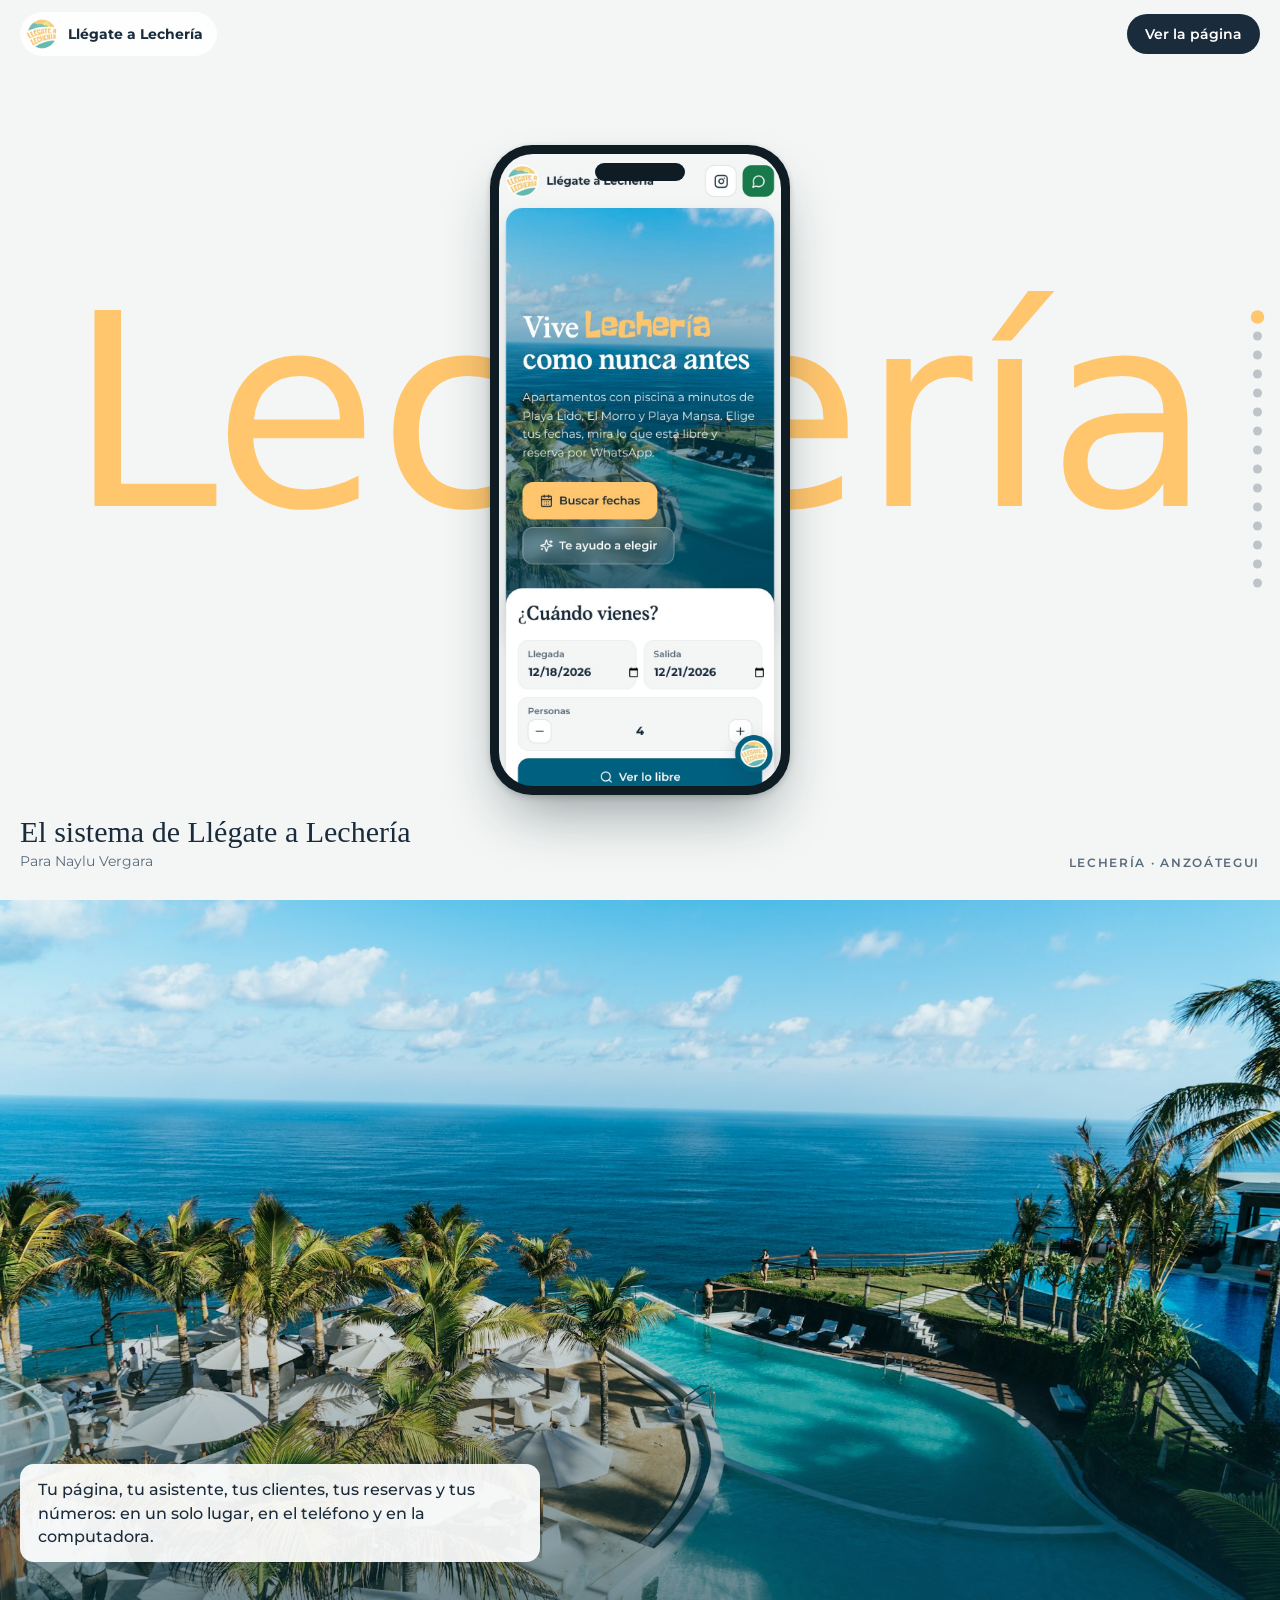
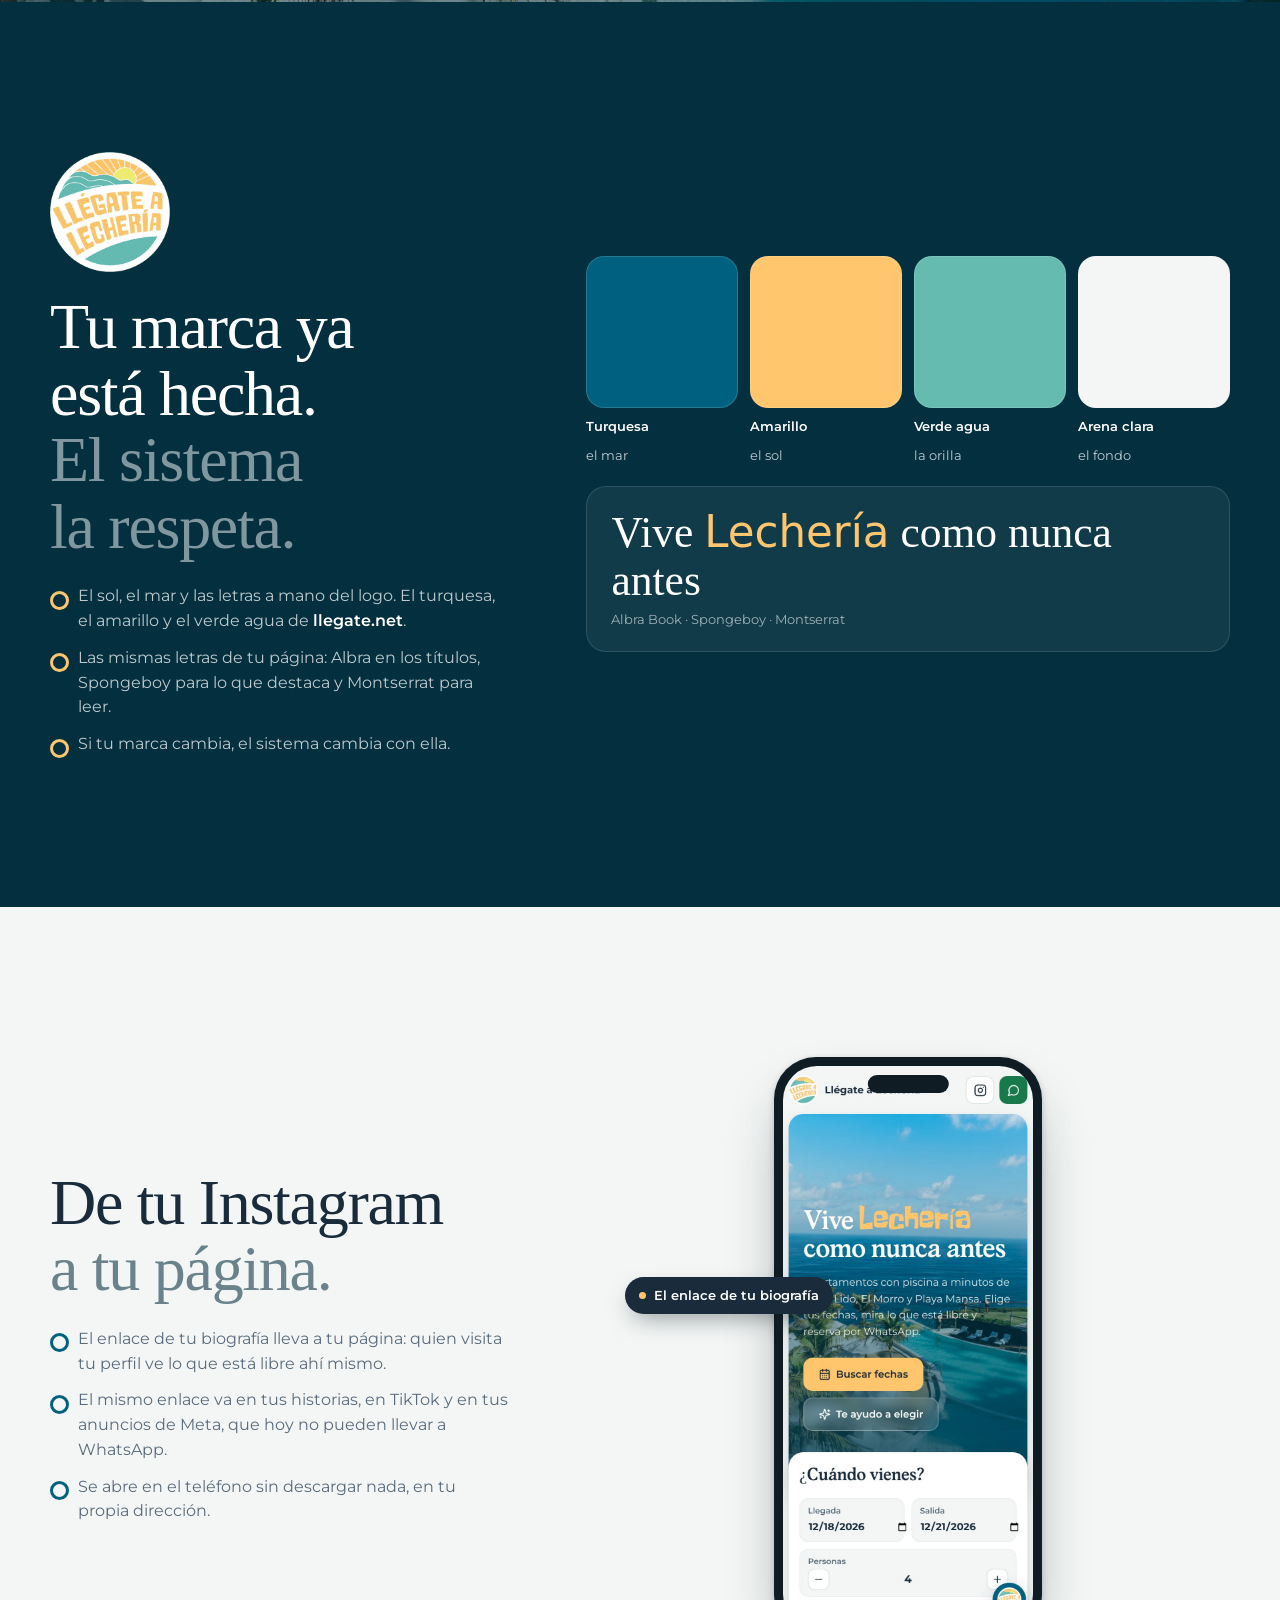
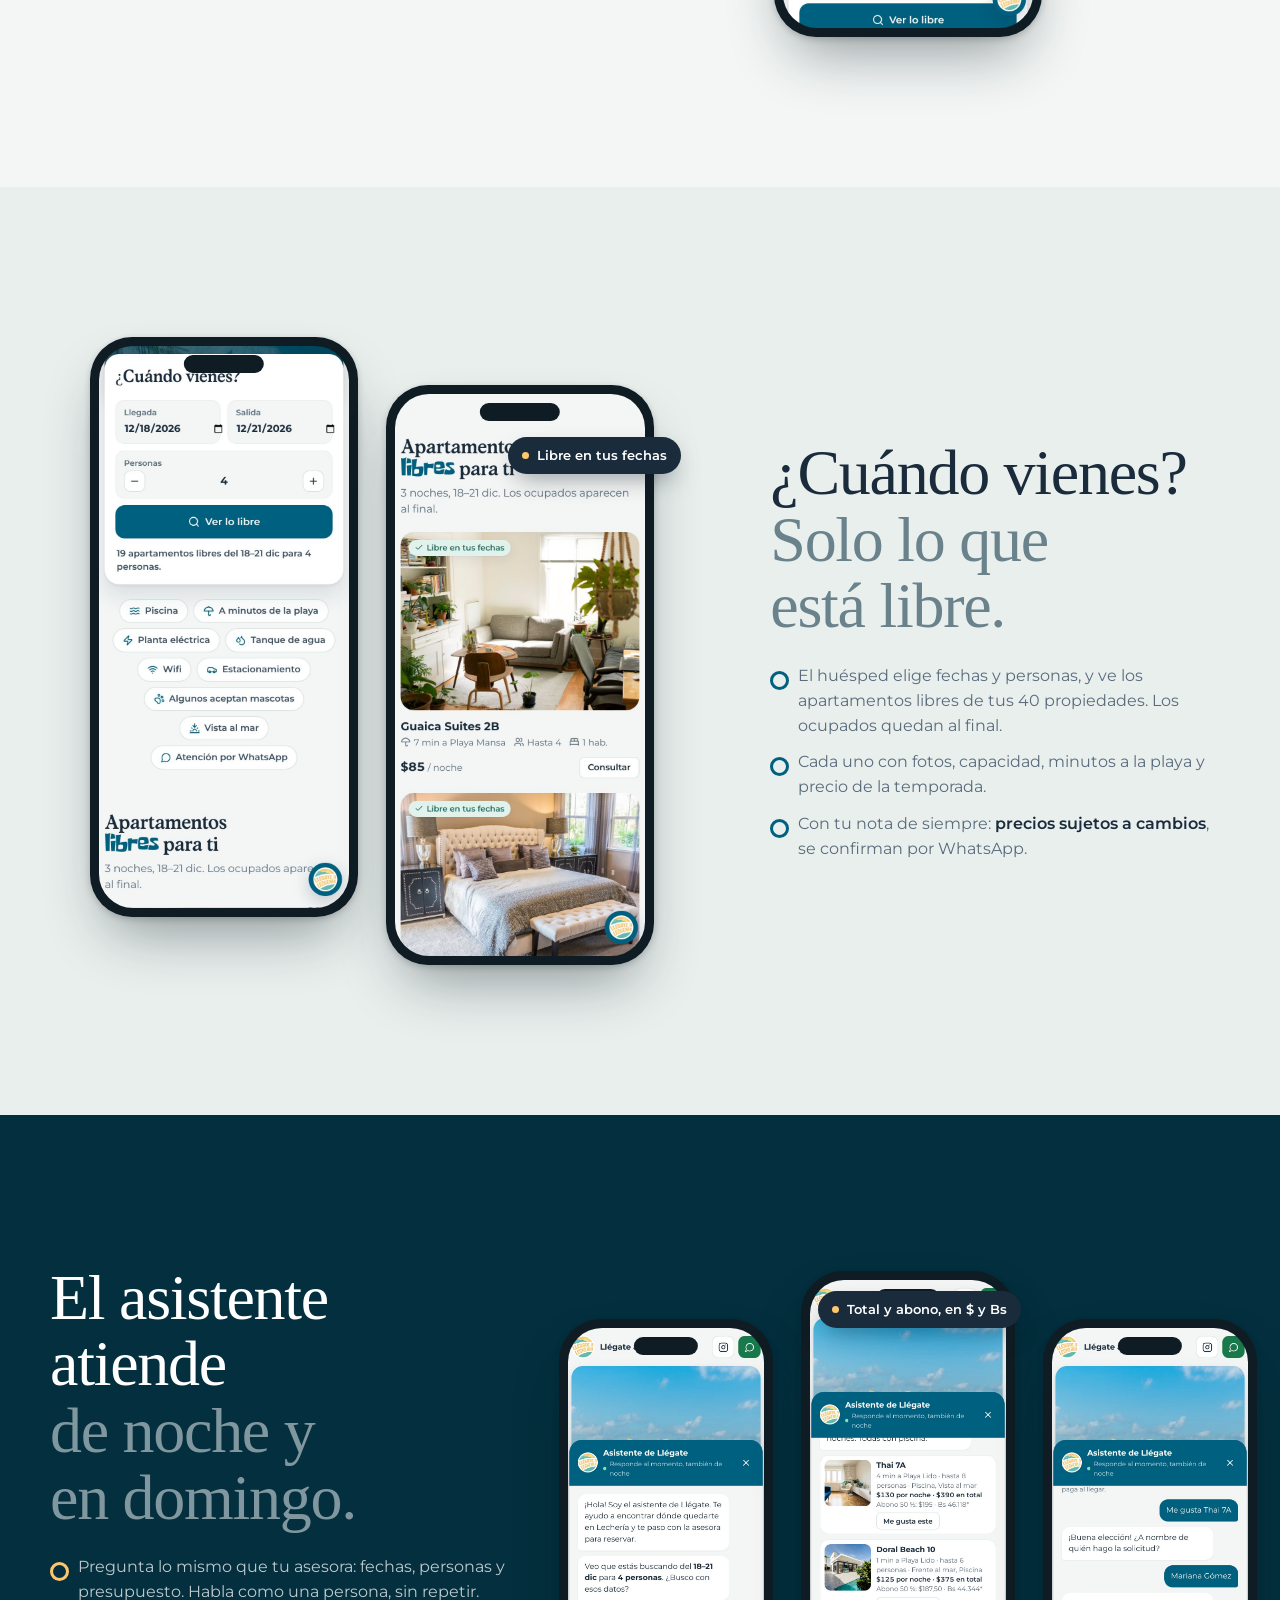
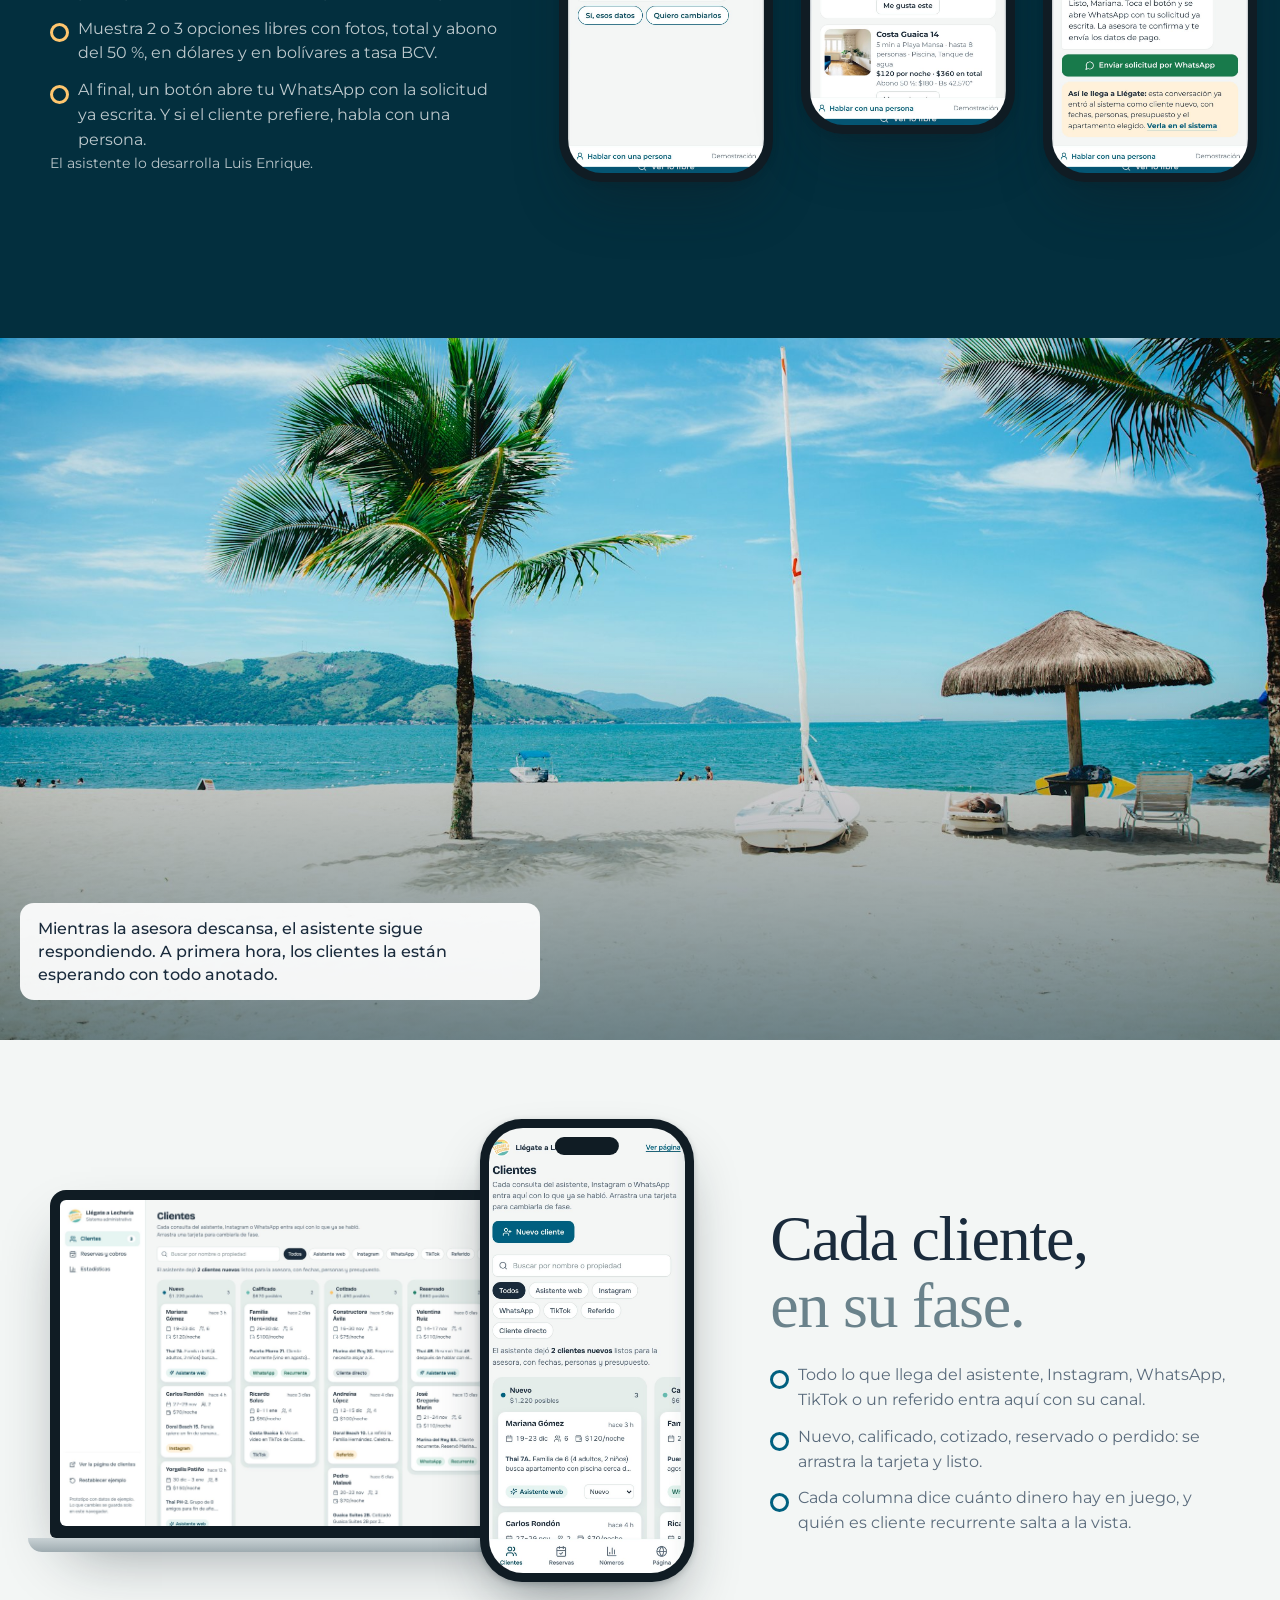
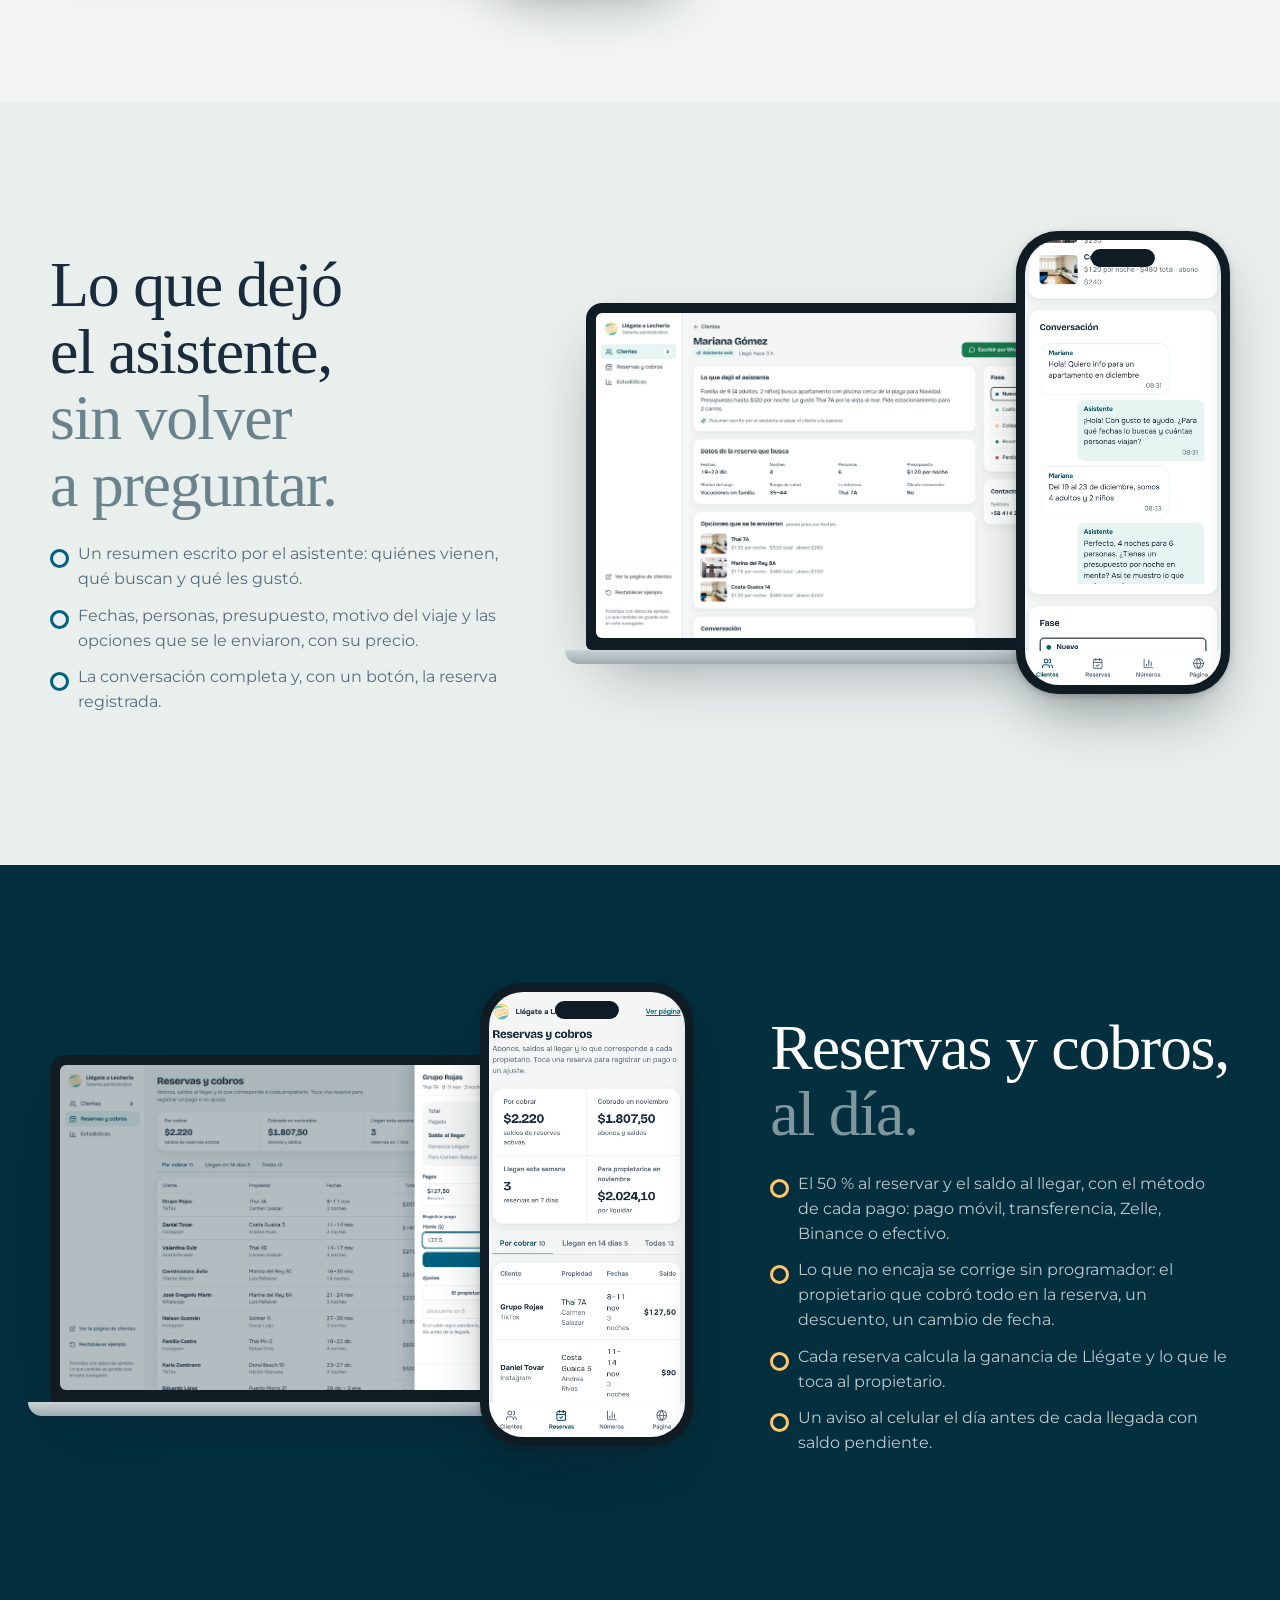
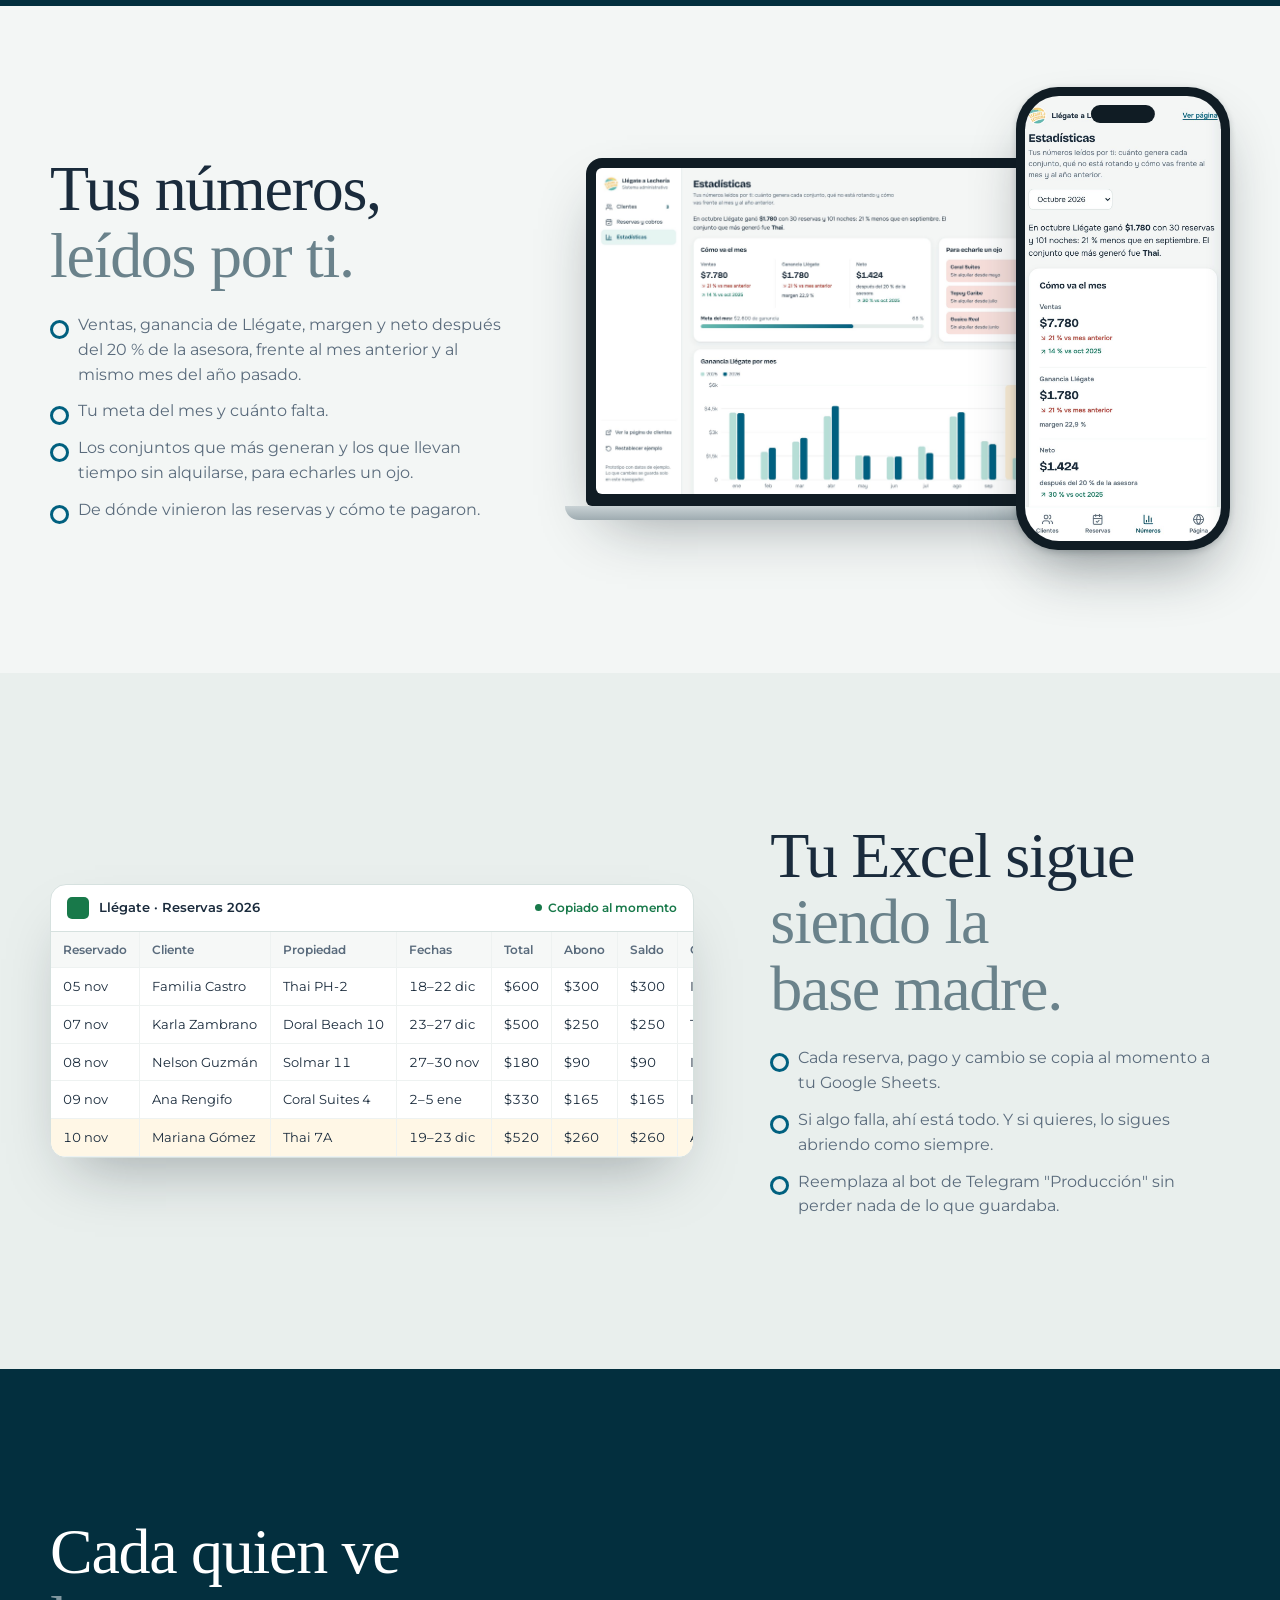
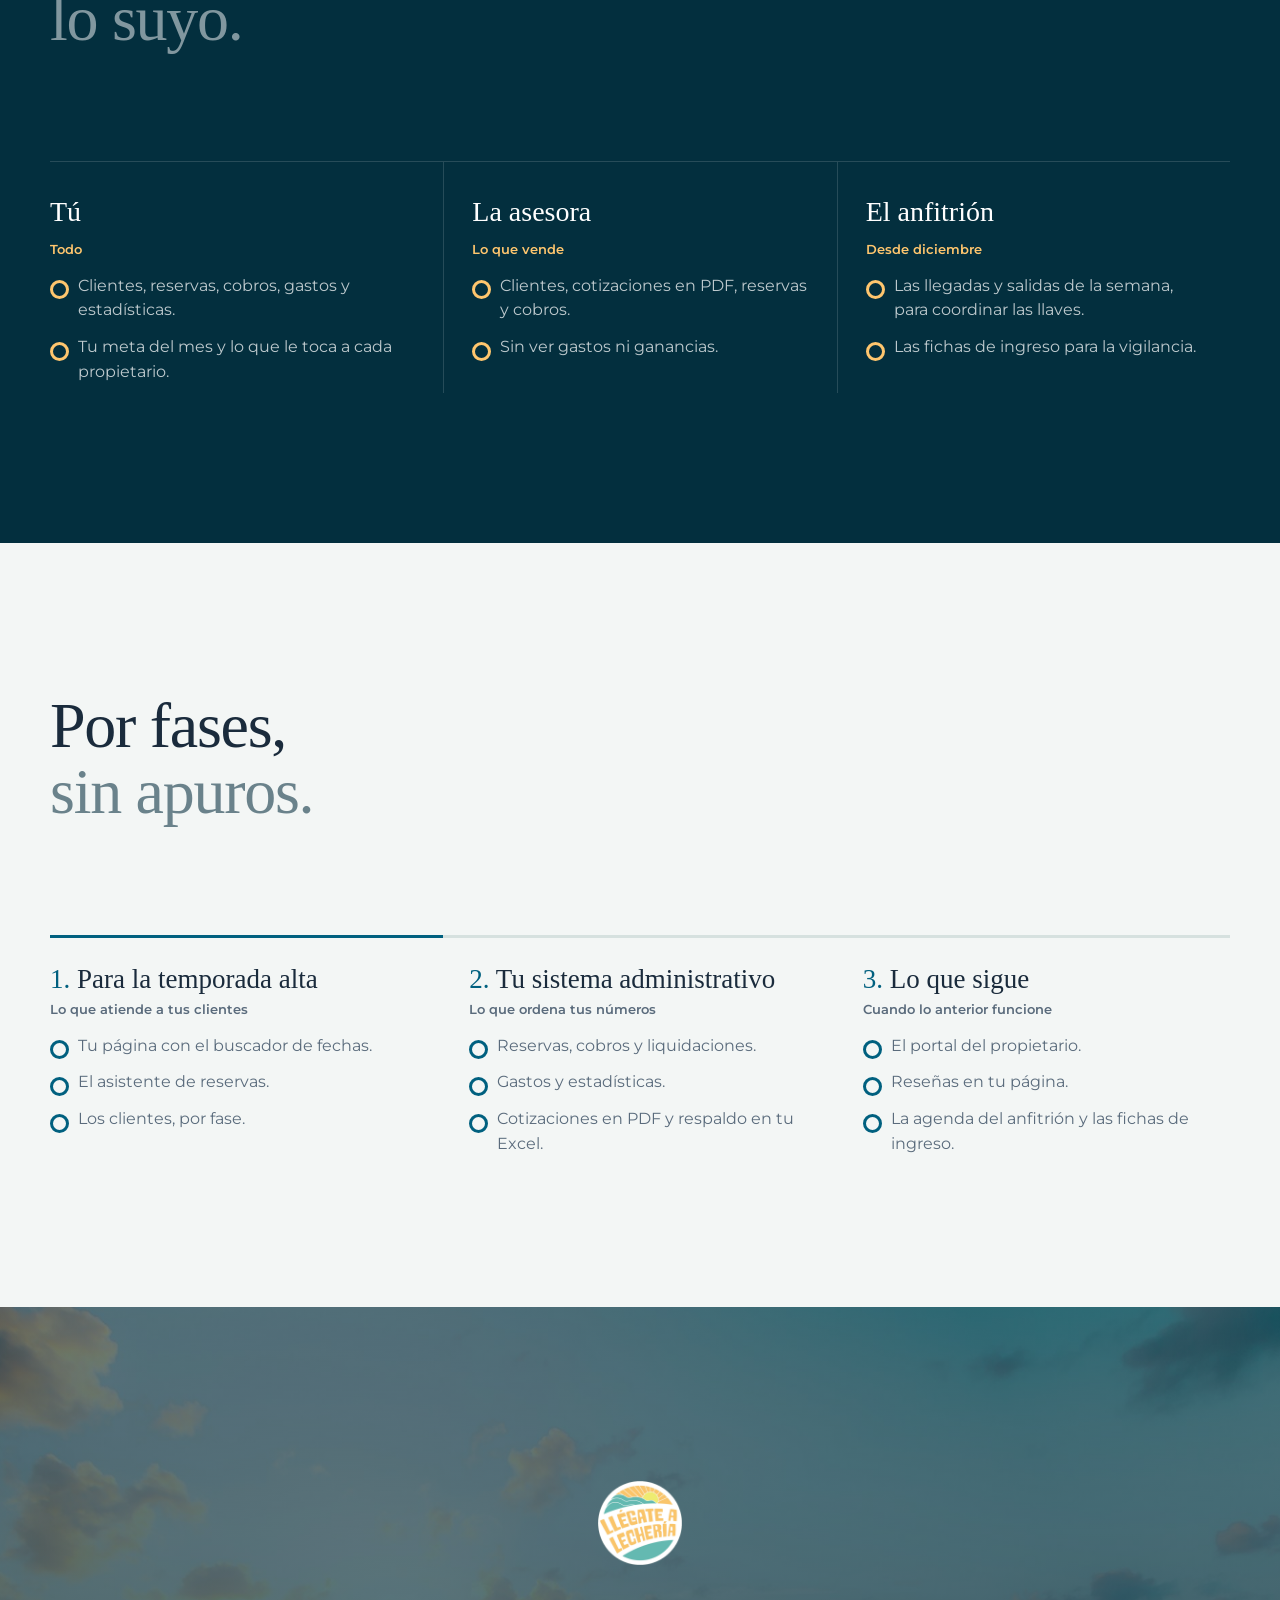
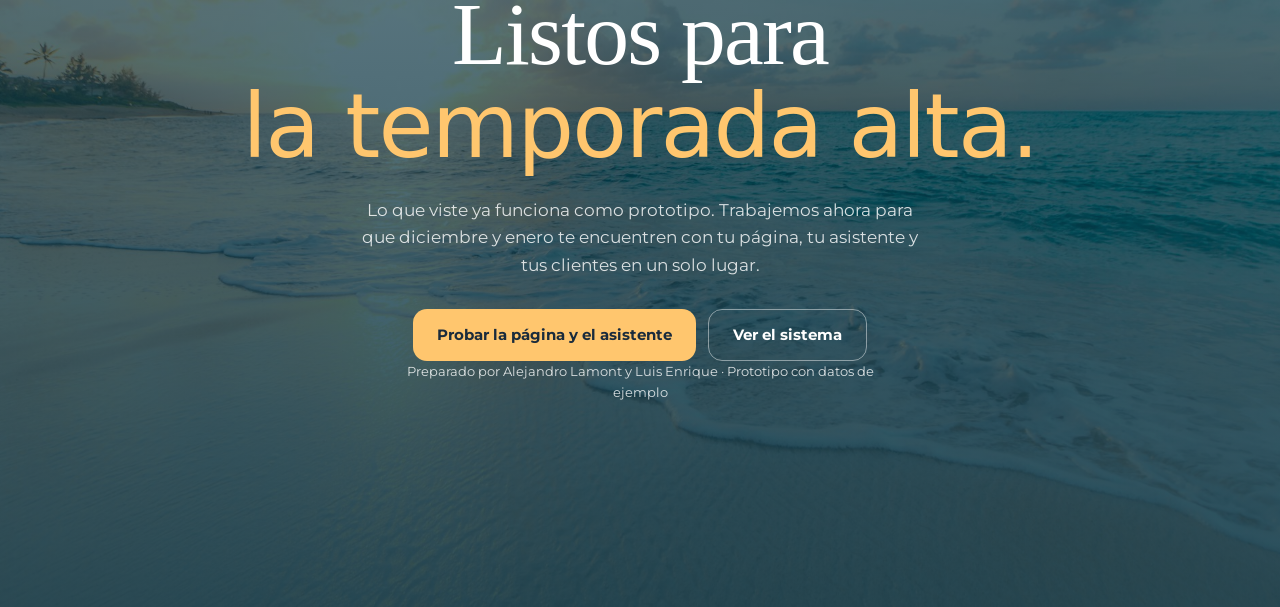
<file: prototipo/presentacion/index.html>
<!doctype html>
<html lang="es">
<head>
  <meta charset="utf-8">
  <meta name="viewport" content="width=device-width, initial-scale=1, viewport-fit=cover">
  <title>Llégate a Lechería · El sistema</title>
  <meta name="description" content="La página, el asistente, los clientes, las reservas y los números de Llégate a Lechería, en un solo lugar.">
  <meta name="theme-color" content="#f3f6f5">
  <meta property="og:title" content="Llégate a Lechería · El sistema">
  <meta property="og:description" content="La página, el asistente, los clientes, las reservas y tus números, en un solo lugar.">
  <meta property="og:image" content="img/d-landing.jpg">
  <link rel="icon" href="../assets/favicon.png">
  <link rel="preconnect" href="https://fonts.googleapis.com">
  <link rel="preconnect" href="https://fonts.gstatic.com" crossorigin>
  <link rel="stylesheet" href="https://fonts.googleapis.com/css2?family=Montserrat:wght@400;500;600;700&display=swap">
  <link rel="stylesheet" href="presentacion.css">
</head>
<body>
  <header class="bar">
    <a class="bar-brand" href="#portada"><img src="../assets/logo.png" alt="">Llégate a Lechería</a>
    <a class="bar-cta" href="../landing">Ver la página</a>
  </header>

  <ol class="dots" id="dots" aria-label="Secciones"></ol>

  <main>
    <section class="cover" id="portada" data-title="Portada">
      <p class="cover-word" aria-hidden="true">Lechería</p>
      <div class="phone"><img src="img/m-landing.jpg" alt="La página de Llégate en un teléfono"></div>
      <div class="cover-meta">
        <div><b>El sistema de Llégate a Lechería</b>Para Naylu Vergara</div>
        <div class="right">Lechería · Anzoátegui</div>
      </div>
    </section>

    <section class="shot" data-title="Todo en un lugar">
      <img src="img/foto-piscina.jpg" alt="" loading="lazy">
      <p>Tu página, tu asistente, tus clientes, tus reservas y tus números: en un solo lugar, en el teléfono y en la computadora.</p>
    </section>

    <section class="sec dark" id="marca" data-title="Tu marca">
      <div class="inner">
        <div class="copy">
          <img class="brand-logo" src="../assets/logo.png" alt="Logo de Llégate a Lechería">
          <h2>Tu marca ya está hecha.<span>El sistema la respeta.</span></h2>
          <ul class="points">
            <li>El sol, el mar y las letras a mano del logo. El turquesa, el amarillo y el verde agua de <b>llegate.net</b>.</li>
            <li>Las mismas letras de tu página: Albra en los títulos, Spongeboy para lo que destaca y Montserrat para leer.</li>
            <li>Si tu marca cambia, el sistema cambia con ella.</li>
          </ul>
        </div>
        <div>
          <div class="swatches">
            <div class="swatch"><i style="background:#00607f"></i><b>Turquesa</b>el mar</div>
            <div class="swatch"><i style="background:#ffc66e"></i><b>Amarillo</b>el sol</div>
            <div class="swatch"><i style="background:#65bbb0"></i><b>Verde agua</b>la orilla</div>
            <div class="swatch"><i style="background:#f3f6f5"></i><b>Arena clara</b>el fondo</div>
          </div>
          <div class="typeset">
            <span class="t1">Vive <em>Lechería</em> como nunca antes</span>
            <small>Albra Book · Spongeboy · Montserrat</small>
          </div>
        </div>
      </div>
    </section>

    <section class="sec" id="instagram" data-title="De Instagram a tu página">
      <div class="inner">
        <div class="copy">
          <h2>De tu Instagram<span>a tu página.</span></h2>
          <ul class="points">
            <li>El enlace de tu biografía lleva a tu página: quien visita tu perfil ve lo que está libre ahí mismo.</li>
            <li>El mismo enlace va en tus historias, en TikTok y en tus anuncios de Meta, que hoy no pueden llevar a WhatsApp.</li>
            <li>Se abre en el teléfono sin descargar nada, en tu propia dirección.</li>
          </ul>
        </div>
        <div class="stage">
          <div class="phone"><img src="img/m-landing.jpg" alt="Portada de la página en el teléfono" loading="lazy"></div>
          <span class="callout" style="left:6%;top:38%">El enlace de tu biografía</span>
        </div>
      </div>
    </section>

    <section class="sec alt" id="buscador" data-title="Lo que está libre">
      <div class="inner flip">
        <div class="copy">
          <h2>¿Cuándo vienes?<span>Solo lo que está libre.</span></h2>
          <ul class="points">
            <li>El huésped elige fechas y personas, y ve los apartamentos libres de tus 40 propiedades. Los ocupados quedan al final.</li>
            <li>Cada uno con fotos, capacidad, minutos a la playa y precio de la temporada.</li>
            <li>Con tu nota de siempre: <b>precios sujetos a cambios</b>, se confirman por WhatsApp.</li>
          </ul>
        </div>
        <div class="stage">
          <div class="phone lift"><img src="img/m-buscador.jpg" alt="Buscador de fechas" loading="lazy"></div>
          <div class="phone"><img src="img/m-catalogo.jpg" alt="Apartamentos libres" loading="lazy"></div>
          <span class="callout" style="right:2%;top:16%">Libre en tus fechas</span>
        </div>
      </div>
    </section>

    <section class="sec dark" id="asistente" data-title="El asistente">
      <div class="inner">
        <div class="copy">
          <h2>El asistente atiende<span>de noche y en domingo.</span></h2>
          <ul class="points">
            <li>Pregunta lo mismo que tu asesora: fechas, personas y presupuesto. Habla como una persona, sin repetir.</li>
            <li>Muestra 2 o 3 opciones libres con fotos, total y abono del 50 %, en dólares y en bolívares a tasa BCV.</li>
            <li>Al final, un botón abre tu WhatsApp con la solicitud ya escrita. Y si el cliente prefiere, habla con una persona.</li>
          </ul>
          <p class="note">El asistente lo desarrolla Luis Enrique.</p>
        </div>
        <div class="stage">
          <div class="phone sm"><img src="img/m-bot-hola.jpg" alt="El asistente saluda" loading="lazy"></div>
          <div class="phone sm lift"><img src="img/m-bot-opciones.jpg" alt="El asistente muestra opciones" loading="lazy"></div>
          <div class="phone sm"><img src="img/m-bot-whatsapp.jpg" alt="Solicitud lista para WhatsApp" loading="lazy"></div>
          <span class="callout" style="left:36%;top:4%">Total y abono, en $ y Bs</span>
        </div>
      </div>
    </section>

    <section class="shot" data-title="Mientras descansas">
      <img src="img/foto-playa.jpg" alt="" loading="lazy">
      <p>Mientras la asesora descansa, el asistente sigue respondiendo. A primera hora, los clientes la están esperando con todo anotado.</p>
    </section>

    <section class="sec" id="clientes" data-title="Clientes">
      <div class="inner flip">
        <div class="copy">
          <h2>Cada cliente,<span>en su fase.</span></h2>
          <ul class="points">
            <li>Todo lo que llega del asistente, Instagram, WhatsApp, TikTok o un referido entra aquí con su canal.</li>
            <li>Nuevo, calificado, cotizado, reservado o perdido: se arrastra la tarjeta y listo.</li>
            <li>Cada columna dice cuánto dinero hay en juego, y quién es cliente recurrente salta a la vista.</li>
          </ul>
        </div>
        <div class="combo">
          <div class="laptop"><div class="screen"><img src="img/d-clientes.jpg" alt="Tablero de clientes por fase" loading="lazy"></div><div class="base"></div></div>
          <div class="phone sm"><img src="img/m-clientes.jpg" alt="Clientes en el teléfono" loading="lazy"></div>
        </div>
      </div>
    </section>

    <section class="sec alt" id="ficha" data-title="La ficha">
      <div class="inner">
        <div class="copy">
          <h2>Lo que dejó el asistente,<span>sin volver a preguntar.</span></h2>
          <ul class="points">
            <li>Un resumen escrito por el asistente: quiénes vienen, qué buscan y qué les gustó.</li>
            <li>Fechas, personas, presupuesto, motivo del viaje y las opciones que se le enviaron, con su precio.</li>
            <li>La conversación completa y, con un botón, la reserva registrada.</li>
          </ul>
        </div>
        <div class="combo">
          <div class="laptop"><div class="screen"><img src="img/d-ficha.jpg" alt="Ficha del cliente" loading="lazy"></div><div class="base"></div></div>
          <div class="phone sm"><img src="img/m-conversacion.jpg" alt="Conversación con el asistente" loading="lazy"></div>
        </div>
      </div>
    </section>

    <section class="sec dark" id="cobros" data-title="Reservas y cobros">
      <div class="inner flip">
        <div class="copy">
          <h2>Reservas y cobros,<span>al día.</span></h2>
          <ul class="points">
            <li>El 50 % al reservar y el saldo al llegar, con el método de cada pago: pago móvil, transferencia, Zelle, Binance o efectivo.</li>
            <li>Lo que no encaja se corrige sin programador: el propietario que cobró todo en la reserva, un descuento, un cambio de fecha.</li>
            <li>Cada reserva calcula la ganancia de Llégate y lo que le toca al propietario.</li>
            <li>Un aviso al celular el día antes de cada llegada con saldo pendiente.</li>
          </ul>
        </div>
        <div class="combo">
          <div class="laptop"><div class="screen"><img src="img/d-reserva-pago.jpg" alt="Registrar un pago" loading="lazy"></div><div class="base"></div></div>
          <div class="phone sm"><img src="img/m-reservas.jpg" alt="Reservas en el teléfono" loading="lazy"></div>
        </div>
      </div>
    </section>

    <section class="sec" id="numeros" data-title="Tus números">
      <div class="inner">
        <div class="copy">
          <h2>Tus números,<span>leídos por ti.</span></h2>
          <ul class="points">
            <li>Ventas, ganancia de Llégate, margen y neto después del 20 % de la asesora, frente al mes anterior y al mismo mes del año pasado.</li>
            <li>Tu meta del mes y cuánto falta.</li>
            <li>Los conjuntos que más generan y los que llevan tiempo sin alquilarse, para echarles un ojo.</li>
            <li>De dónde vinieron las reservas y cómo te pagaron.</li>
          </ul>
        </div>
        <div class="combo">
          <div class="laptop"><div class="screen"><img src="img/d-estadisticas.jpg" alt="Estadísticas del mes" loading="lazy"></div><div class="base"></div></div>
          <div class="phone sm"><img src="img/m-estadisticas.jpg" alt="Estadísticas en el teléfono" loading="lazy"></div>
        </div>
      </div>
    </section>

    <section class="sec alt" id="respaldo" data-title="Tu Excel">
      <div class="inner flip">
        <div class="copy">
          <h2>Tu Excel sigue<span>siendo la base madre.</span></h2>
          <ul class="points">
            <li>Cada reserva, pago y cambio se copia al momento a tu Google Sheets.</li>
            <li>Si algo falla, ahí está todo. Y si quieres, lo sigues abriendo como siempre.</li>
            <li>Reemplaza al bot de Telegram "Producción" sin perder nada de lo que guardaba.</li>
          </ul>
        </div>
        <div class="sheet" role="img" aria-label="Hoja de respaldo en Google Sheets">
          <div class="sheet-top"><i></i>Llégate · Reservas 2026<span>Copiado al momento</span></div>
          <div class="sheet-scroll">
            <table>
              <thead><tr><th>Reservado</th><th>Cliente</th><th>Propiedad</th><th>Fechas</th><th>Total</th><th>Abono</th><th>Saldo</th><th>Origen</th></tr></thead>
              <tbody>
                <tr><td>05 nov</td><td>Familia Castro</td><td>Thai PH-2</td><td>18–22 dic</td><td>$600</td><td>$300</td><td>$300</td><td>Instagram</td></tr>
                <tr><td>07 nov</td><td>Karla Zambrano</td><td>Doral Beach 10</td><td>23–27 dic</td><td>$500</td><td>$250</td><td>$250</td><td>TikTok</td></tr>
                <tr><td>08 nov</td><td>Nelson Guzmán</td><td>Solmar 11</td><td>27–30 nov</td><td>$180</td><td>$90</td><td>$90</td><td>Instagram</td></tr>
                <tr><td>09 nov</td><td>Ana Rengifo</td><td>Coral Suites 4</td><td>2–5 ene</td><td>$330</td><td>$165</td><td>$165</td><td>Instagram</td></tr>
                <tr class="new"><td>10 nov</td><td>Mariana Gómez</td><td>Thai 7A</td><td>19–23 dic</td><td>$520</td><td>$260</td><td>$260</td><td>Asistente web</td></tr>
              </tbody>
            </table>
          </div>
        </div>
      </div>
    </section>

    <section class="sec dark" id="equipo" data-title="Cada quien lo suyo">
      <div class="inner wide">
        <div class="copy">
          <h2>Cada quien ve<span>lo suyo.</span></h2>
        </div>
        <div class="roles">
          <div class="role"><h3>Tú</h3><small>Todo</small>
            <ul class="points"><li>Clientes, reservas, cobros, gastos y estadísticas.</li><li>Tu meta del mes y lo que le toca a cada propietario.</li></ul></div>
          <div class="role"><h3>La asesora</h3><small>Lo que vende</small>
            <ul class="points"><li>Clientes, cotizaciones en PDF, reservas y cobros.</li><li>Sin ver gastos ni ganancias.</li></ul></div>
          <div class="role"><h3>El anfitrión</h3><small>Desde diciembre</small>
            <ul class="points"><li>Las llegadas y salidas de la semana, para coordinar las llaves.</li><li>Las fichas de ingreso para la vigilancia.</li></ul></div>
        </div>
      </div>
    </section>

    <section class="sec" id="fases" data-title="Por fases">
      <div class="inner wide">
        <div class="copy">
          <h2>Por fases,<span>sin apuros.</span></h2>
        </div>
        <ol class="steps">
          <li><h3>Para la temporada alta</h3><small>Lo que atiende a tus clientes</small>
            <ul class="points"><li>Tu página con el buscador de fechas.</li><li>El asistente de reservas.</li><li>Los clientes, por fase.</li></ul></li>
          <li><h3>Tu sistema administrativo</h3><small>Lo que ordena tus números</small>
            <ul class="points"><li>Reservas, cobros y liquidaciones.</li><li>Gastos y estadísticas.</li><li>Cotizaciones en PDF y respaldo en tu Excel.</li></ul></li>
          <li><h3>Lo que sigue</h3><small>Cuando lo anterior funcione</small>
            <ul class="points"><li>El portal del propietario.</li><li>Reseñas en tu página.</li><li>La agenda del anfitrión y las fichas de ingreso.</li></ul></li>
        </ol>
      </div>
    </section>

    <section class="close" id="cierre" data-title="Cierre">
      <img class="bgimg" src="img/foto-atardecer.jpg" alt="" loading="lazy">
      <div>
        <img class="close-logo" src="../assets/logo.png" alt="">
        <h2>Listos para<em>la temporada alta.</em></h2>
        <p>Lo que viste ya funciona como prototipo. Trabajemos ahora para que diciembre y enero te encuentren con tu página, tu asistente y tus clientes en un solo lugar.</p>
        <div class="close-actions">
          <a class="btn btn-sun" href="../landing">Probar la página y el asistente</a>
          <a class="btn btn-line" href="../">Ver el sistema</a>
        </div>
        <p class="credits">Preparado por Alejandro Lamont y Luis Enrique · Prototipo con datos de ejemplo</p>
      </div>
    </section>
  </main>

  <script src="presentacion.js"></script>
</body>
</html>
</file>
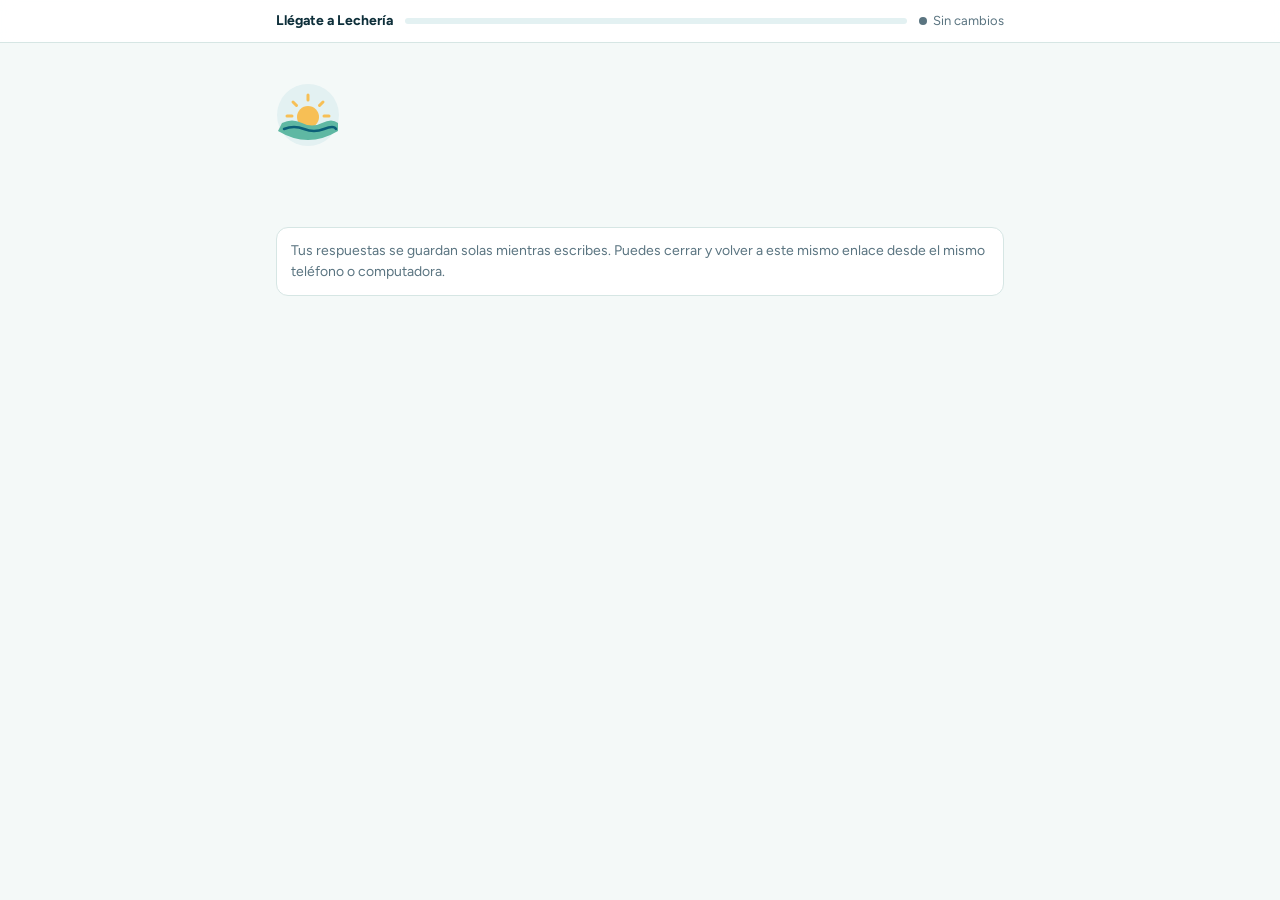
<file: cuestionarios/Formulario.html>
<!DOCTYPE html>
<html lang="es">
<head>
<base target="_top">
<meta charset="utf-8">
<link rel="preconnect" href="https://fonts.googleapis.com">
<link rel="preconnect" href="https://fonts.gstatic.com" crossorigin>
<link rel="stylesheet" href="https://fonts.googleapis.com/css2?family=Fraunces:opsz,wght@9..144,500;9..144,700&family=Figtree:wght@400;500;600;700&display=swap">
<style>
/* Layout: one calm reading column (form), sticky progress bar, sections as numbered stops along the coast */
:root {
  --bg: #f4f9f8;
  --surface: #ffffff;
  --ink: #0e2f3a;
  --muted: #5a7480;
  --line: #d6e6e4;
  --teal: #0b5f78;
  --teal-soft: #e3f1f2;
  --sun: #f7bf55;
  --sun-ink: #4a3300;
  --mint: #5fb8a3;
  --ok: #2f8f6b;
  --warn: #b26a00;
  --font-display: "Fraunces", Georgia, "Times New Roman", serif;
  --font-body: "Figtree", system-ui, -apple-system, "Segoe UI", sans-serif;
  color-scheme: light;
}
@media (prefers-color-scheme: dark) {
  :root {
    --bg: #0a1d23; --surface: #102b34; --ink: #e6f2f1; --muted: #9bb6bc; --line: #1f4450;
    --teal: #62c4d9; --teal-soft: #14363f; --sun: #f7bf55; --sun-ink: #2a1d00; --mint: #6cc7b1;
    --ok: #5fd0a2; --warn: #f0b04d; color-scheme: dark;
  }
}
* { box-sizing: border-box; }
html, body { margin: 0; }
[hidden] { display: none !important; }
body {
  background: var(--bg); color: var(--ink); font-family: var(--font-body);
  font-size: 16px; line-height: 1.55;
}
.wrap {
  max-width: 760px; margin: 0 auto;
  padding-left: max(16px, env(safe-area-inset-left, 0px));
  padding-right: max(16px, env(safe-area-inset-right, 0px));
}
h1, h2 { font-family: var(--font-display); font-weight: 700; text-wrap: balance; letter-spacing: -0.01em; margin: 0; }
p { margin: 0; }

.bar {
  position: sticky; top: 0; z-index: 5;
  background: color-mix(in srgb, var(--surface) 92%, transparent);
  backdrop-filter: blur(8px); border-bottom: 1px solid var(--line);
}
.bar .wrap { display: flex; align-items: center; gap: 12px; padding-block: 10px; }
.bar-title { font-weight: 700; font-size: 14px; white-space: nowrap; }
.progress { flex: 1; min-width: 60px; height: 6px; background: var(--teal-soft); border-radius: 99px; overflow: hidden; }
.progress span { display: block; height: 100%; width: 0; background: var(--teal); border-radius: inherit; transition: width .3s ease; }
.save { font-size: 13px; color: var(--muted); white-space: nowrap; display: flex; align-items: center; gap: 6px; }
.save::before { content: ""; width: 8px; height: 8px; border-radius: 50%; background: var(--muted); }
.save[data-s="ok"]::before { background: var(--ok); }
.save[data-s="saving"]::before { background: var(--sun); }
.save[data-s="error"]::before { background: var(--warn); }

.hero { padding-block: 40px 28px; display: grid; gap: 16px; }
.mark { width: 64px; height: 64px; }
.eyebrow { font-size: 12px; font-weight: 700; letter-spacing: .12em; text-transform: uppercase; color: var(--teal); }
.hero h1 { font-size: clamp(30px, 6vw, 44px); line-height: 1.1; }
.hero h1 em { font-style: normal; color: var(--teal); }
.lead { color: var(--muted); max-width: 60ch; }
.facts { display: flex; flex-wrap: wrap; gap: 8px 18px; font-size: 14px; color: var(--muted); }
.facts span:first-child { color: var(--ink); font-weight: 600; }
.notice { border: 1px solid var(--line); background: var(--surface); border-radius: 12px; padding: 12px 14px; font-size: 14px; color: var(--muted); }
.notice[data-kind="error"] { border-color: color-mix(in srgb, var(--warn) 45%, var(--line)); }
.notice b { color: var(--ink); }

form { display: grid; gap: 22px; padding-bottom: 40px; }
.section { background: var(--surface); border: 1px solid var(--line); border-radius: 18px; padding: 22px 20px 24px; display: grid; gap: 22px; scroll-margin-top: 70px; }
.sec-head { display: grid; grid-template-columns: auto 1fr; gap: 4px 14px; align-items: baseline; }
.sec-num {
  grid-row: span 2; width: 34px; height: 34px; border-radius: 50%;
  background: var(--sun); color: var(--sun-ink); font-weight: 700; font-size: 15px;
  display: grid; place-items: center; align-self: start; font-variant-numeric: tabular-nums;
}
.sec-head h2 { font-size: 23px; line-height: 1.2; }
.sec-head p { color: var(--muted); font-size: 14.5px; grid-column: 2; }

.q { display: grid; gap: 10px; border: 0; margin: 0; padding: 0; min-width: 0; }
.q legend, .q > label.qlabel { font-weight: 600; padding: 0; font-size: 15.5px; }
.q .hint { color: var(--muted); font-size: 13.5px; margin-top: -4px; }
.q[data-answered="true"] legend::after, .q[data-answered="true"] > label.qlabel::after { content: " ✓"; color: var(--ok); font-weight: 700; }

.chips { display: flex; flex-wrap: wrap; gap: 8px; }
.chip { position: relative; }
.chip input { position: absolute; opacity: 0; inset: 0; margin: 0; cursor: pointer; }
.chip span {
  display: inline-block; padding: 8px 14px; border-radius: 99px; border: 1px solid var(--line);
  background: var(--bg); font-size: 14.5px; cursor: pointer; transition: background .15s, border-color .15s, color .15s;
}
.chip input:checked + span { background: var(--teal); border-color: var(--teal); color: var(--surface); }
.chip input:focus-visible + span { outline: 2px solid var(--sun); outline-offset: 2px; }
.chip:hover span { border-color: var(--teal); }

textarea, input[type="text"] {
  width: 100%; font: inherit; font-size: 16px; color: var(--ink); background: var(--bg);
  border: 1px solid var(--line); border-radius: 12px; padding: 10px 12px; resize: vertical;
}
textarea { min-height: 84px; }
textarea:focus, input[type="text"]:focus { outline: 2px solid var(--teal); outline-offset: 0; border-color: transparent; }

.mods { display: grid; border-top: 1px solid var(--line); }
.mod { display: grid; grid-template-columns: 1fr auto; gap: 8px 16px; align-items: center; padding: 14px 0; border-bottom: 1px solid var(--line); min-width: 0; }
.mod-text { min-width: 0; }
.mod-text b { display: block; font-weight: 600; font-size: 15px; }
.mod-text small { color: var(--muted); font-size: 13.5px; display: block; }
.seg { display: inline-flex; border: 1px solid var(--line); border-radius: 10px; overflow: hidden; }
.seg label { position: relative; }
.seg input { position: absolute; opacity: 0; inset: 0; margin: 0; cursor: pointer; }
.seg span { display: block; padding: 7px 10px; font-size: 13px; cursor: pointer; white-space: nowrap; border-left: 1px solid var(--line); }
.seg label:first-child span { border-left: 0; }
.seg input:checked + span[data-v="must"] { background: var(--teal); color: var(--surface); }
.seg input:checked + span[data-v="maybe"] { background: var(--sun); color: var(--sun-ink); }
.seg input:checked + span[data-v="no"] { background: var(--line); color: var(--ink); }
.seg input:focus-visible + span { outline: 2px solid var(--sun); outline-offset: -2px; }
.legend-row { display: flex; flex-wrap: wrap; gap: 6px 14px; font-size: 13px; color: var(--muted); }

.actions { display: flex; flex-wrap: wrap; gap: 10px; }
button {
  font: inherit; font-weight: 600; font-size: 15px; border-radius: 12px; padding: 12px 18px; cursor: pointer;
  border: 1px solid var(--teal); background: var(--teal); color: var(--surface);
}
button:focus-visible { outline: 2px solid var(--sun); outline-offset: 2px; }
button:disabled { opacity: .55; cursor: default; }
.sent { color: var(--ok); font-weight: 600; }
.err { color: var(--warn); font-weight: 600; }
footer { color: var(--muted); font-size: 13px; padding-block: 0 40px; }

@media (max-width: 560px) {
  .bar-title { display: none; }
  .mod { grid-template-columns: 1fr; }
  .section { padding: 18px 14px 20px; }
}
@media (prefers-reduced-motion: reduce) { * { transition: none !important; } }
</style>
</head>
<body>

<div class="bar">
  <div class="wrap">
    <span class="bar-title">Llégate a Lechería</span>
    <div class="progress" aria-hidden="true"><span id="prog"></span></div>
    <span class="save" id="save" data-s="idle">Sin cambios</span>
  </div>
</div>

<main class="wrap">
  <header class="hero">
    <svg class="mark" viewBox="0 0 64 64" aria-hidden="true">
      <circle cx="32" cy="32" r="31" fill="var(--teal-soft)"/>
      <circle cx="32" cy="34" r="11" fill="var(--sun)"/>
      <g stroke="var(--sun)" stroke-width="3" stroke-linecap="round">
        <line x1="32" y1="12" x2="32" y2="17"/><line x1="17" y1="19" x2="20.5" y2="22.5"/><line x1="47" y1="19" x2="43.5" y2="22.5"/>
        <line x1="11" y1="33" x2="16" y2="33"/><line x1="53" y1="33" x2="48" y2="33"/>
      </g>
      <path d="M6 40 Q16 35 26 40 T46 40 T62 40 V48 Q32 66 2 48 Z" fill="var(--mint)"/>
      <path d="M8 46 Q18 42 28 46 T48 46 T60 46" fill="none" stroke="var(--teal)" stroke-width="2.5" stroke-linecap="round"/>
    </svg>
    <span class="eyebrow" id="eyebrow"></span>
    <h1 id="titulo"></h1>
    <p class="lead" id="intro"></p>
    <div class="facts" id="facts"></div>
    <div class="notice" id="notice">Tus respuestas se guardan solas mientras escribes. Puedes cerrar y volver a este mismo enlace desde el mismo teléfono o computadora.</div>
  </header>

  <form id="form" novalidate></form>

  <footer id="firma"></footer>
</main>

<?!= include('preguntas_' + formId) ?>

<script>
const FORM_ID = <?!= JSON.stringify(formId) ?>;
const PRIO = [{ v: "must", t: "Imprescindible" }, { v: "maybe", t: "Me interesa" }, { v: "no", t: "No por ahora" }];
const SECTIONS = FORM.secciones;
const LS_KEY = "llegate-cuestionario-" + FORM_ID;

const form = document.getElementById("form");
const saveEl = document.getElementById("save");
const noticeEl = document.getElementById("notice");
const progEl = document.getElementById("prog");

document.getElementById("eyebrow").textContent = FORM.eyebrow;
document.getElementById("titulo").innerHTML = FORM.titulo;
document.getElementById("intro").textContent = FORM.intro;
document.getElementById("firma").textContent = FORM.firma;
FORM.datos.forEach(t => { const s = document.createElement("span"); s.textContent = t; document.getElementById("facts").append(s); });

let answers = {}, status = "borrador", sentAt = null, respondentId = null;
let saveTimer = null, saving = false;

try {
  const s = JSON.parse(localStorage.getItem(LS_KEY) || "null");
  if (s) { answers = s.answers || {}; status = s.status || status; sentAt = s.sentAt || null; respondentId = s.id || null; }
} catch (e) {}
if (!respondentId) respondentId = Date.now().toString(36) + Math.random().toString(36).slice(2, 8);

function el(tag, attrs = {}, ...kids) {
  const n = document.createElement(tag);
  for (const [k, v] of Object.entries(attrs)) {
    if (k === "class") n.className = v; else if (k === "text") n.textContent = v; else n.setAttribute(k, v);
  }
  kids.flat().forEach(k => k != null && n.append(k));
  return n;
}

function renderQuestion(q) {
  const val = answers[q.id];
  if (q.type === "text" || q.type === "line") {
    const wrap = el("div", { class: "q", "data-q": q.id });
    const input = q.type === "text"
      ? el("textarea", { id: q.id, name: q.id, placeholder: q.ph || "" })
      : el("input", { type: "text", id: q.id, name: q.id, placeholder: q.ph || "" });
    input.value = typeof val === "string" ? val : "";
    input.addEventListener("input", () => setAnswer(q.id, input.value));
    wrap.append(el("label", { class: "qlabel", for: q.id, text: q.label }));
    if (q.hint) wrap.append(el("p", { class: "hint", text: q.hint }));
    wrap.append(input);
    return wrap;
  }
  const fs = el("fieldset", { class: "q", "data-q": q.id });
  fs.append(el("legend", { text: q.label }));
  if (q.hint) fs.append(el("p", { class: "hint", text: q.hint }));
  const chips = el("div", { class: "chips" });
  const isMulti = q.type === "multi";
  const current = isMulti ? (val && Array.isArray(val.sel) ? val.sel : []) : (val && val.sel) || "";
  q.opts.forEach((o, i) => {
    const id = `${q.id}_${i}`;
    const input = el("input", { type: isMulti ? "checkbox" : "radio", id, name: q.id, value: o.v });
    input.checked = isMulti ? current.includes(o.v) : current === o.v;
    input.addEventListener("change", () => onChoice(q, fs));
    chips.append(el("label", { class: "chip", for: id }, input, el("span", { text: o.t })));
  });
  fs.append(chips);
  if (q.other) {
    const other = el("input", { type: "text", id: q.id + "_otro", class: "other", placeholder: "¿Cuál?" });
    other.value = (val && val.otro) || "";
    other.hidden = !(isMulti ? current.includes(q.other) : current === q.other);
    other.addEventListener("input", () => onChoice(q, fs));
    fs.append(other);
  }
  return fs;
}

function onChoice(q, fs) {
  const isMulti = q.type === "multi";
  const checked = [...fs.querySelectorAll("input[type=checkbox],input[type=radio]")].filter(i => i.checked).map(i => i.value);
  const out = { sel: isMulti ? checked : (checked[0] || "") };
  if (q.other) {
    const other = fs.querySelector(".other");
    const on = checked.includes(q.other);
    other.hidden = !on;
    if (on && other.value.trim()) out.otro = other.value;
  }
  setAnswer(q.id, out);
}

function renderModules(sec) {
  const wrap = el("div", { class: "q" });
  wrap.append(el("div", { class: "legend-row" },
    el("span", { text: "Imprescindible: lo necesito ya" }),
    el("span", { text: "Me interesa: en una segunda fase" }),
    el("span", { text: "No por ahora" })));
  const list = el("div", { class: "mods" });
  sec.modules.forEach(m => {
    const seg = el("div", { class: "seg", role: "radiogroup", "aria-label": m.t });
    PRIO.forEach(p => {
      const id = `${m.id}_${p.v}`;
      const input = el("input", { type: "radio", name: m.id, id, value: p.v });
      input.checked = answers[m.id] === p.v;
      input.addEventListener("change", () => setAnswer(m.id, p.v));
      seg.append(el("label", { for: id }, input, el("span", { "data-v": p.v, text: p.t })));
    });
    list.append(el("div", { class: "mod", "data-q": m.id },
      el("div", { class: "mod-text" }, el("b", { text: m.t }), el("small", { text: m.d })), seg));
  });
  wrap.append(list);
  return wrap;
}

function render() {
  form.textContent = "";
  SECTIONS.forEach((sec, i) => {
    const s = el("section", { class: "section", id: sec.id });
    s.append(el("div", { class: "sec-head" },
      el("span", { class: "sec-num", text: String(i + 1) }),
      el("h2", { text: sec.title }),
      el("p", { text: sec.intro })));
    if (sec.modules) s.append(renderModules(sec));
    (sec.qs || []).forEach(q => s.append(renderQuestion(q)));
    form.append(s);
  });
  form.append(renderFinish());
  markAnswered();
}

function renderFinish() {
  const s = el("section", { class: "section", id: "enviar" });
  s.append(el("div", { class: "sec-head" },
    el("span", { class: "sec-num", text: "✓" }),
    el("h2", { text: "Listo" }),
    el("p", { text: "Tus respuestas se van guardando solas. Cuando termines, toca Enviar y te escribo para la propuesta." })));
  const sendBtn = el("button", { type: "button", id: "sendBtn", text: status === "enviado" ? "Actualizar respuestas" : "Enviar respuestas" });
  const msg = el("p", { id: "sendMsg", class: status === "enviado" ? "sent" : "", text: status === "enviado" ? sentLabel() : "" });
  sendBtn.addEventListener("click", () => {
    status = "enviado"; sentAt = new Date().toISOString();
    persistLocal();
    sendBtn.disabled = true; sendBtn.textContent = "Enviando…";
    send().then(() => {
      msg.textContent = sentLabel(); msg.className = "sent";
      sendBtn.textContent = "Actualizar respuestas";
    }, () => {
      msg.textContent = "No se pudo enviar. Revisa tu conexión e inténtalo de nuevo; tus respuestas siguen guardadas aquí.";
      msg.className = "err"; sendBtn.textContent = "Enviar respuestas";
    }).then(() => { sendBtn.disabled = false; });
  });
  s.append(el("div", { class: "actions" }, sendBtn), msg);
  return s;
}

function sentLabel() {
  const d = sentAt ? new Date(sentAt) : new Date();
  return "Enviado el " + d.toLocaleDateString("es-VE", { day: "numeric", month: "long" }) + " a las " +
    d.toLocaleTimeString("es-VE", { hour: "2-digit", minute: "2-digit" }) + " · ¡Gracias, " + FORM.nombre + "!";
}

function hasValue(v) {
  if (v == null) return false;
  if (typeof v === "string") return v.trim() !== "";
  if (typeof v === "object") return Array.isArray(v.sel) ? v.sel.length > 0 : !!v.sel;
  return true;
}

function allIds() {
  const ids = [];
  SECTIONS.forEach(s => { (s.modules || []).forEach(m => ids.push(m.id)); (s.qs || []).forEach(q => ids.push(q.id)); });
  return ids;
}

function markAnswered() {
  let n = 0; const ids = allIds();
  ids.forEach(id => {
    const ok = hasValue(answers[id]);
    if (ok) n++;
    const node = form.querySelector(`[data-q="${id}"]`);
    if (node) node.dataset.answered = ok;
  });
  progEl.style.width = Math.round((n / ids.length) * 100) + "%";
}

// Una columna por pregunta en el Google Sheet, en el orden del cuestionario.
function columnas() {
  const out = [];
  const prio = (v) => (PRIO.find(p => p.v === v) || {}).t || "";
  SECTIONS.forEach(s => {
    (s.modules || []).forEach(m => out.push(["Módulo: " + m.t, prio(answers[m.id])]));
    (s.qs || []).forEach(q => {
      const v = answers[q.id];
      let txt = "";
      if (typeof v === "string") txt = v.trim();
      else if (v && typeof v === "object") {
        txt = Array.isArray(v.sel) ? v.sel.join(", ") : (v.sel || "");
        if (v.otro) txt += " (" + v.otro + ")";
      }
      out.push([q.label, txt]);
    });
  });
  return out;
}

function setAnswer(id, v) {
  answers[id] = v;
  markAnswered(); persistLocal(); scheduleSave();
}

function persistLocal() {
  try { localStorage.setItem(LS_KEY, JSON.stringify({ id: respondentId, answers, status, sentAt })); } catch (e) {}
}

function setSave(s, t) { saveEl.dataset.s = s; saveEl.textContent = t; }

function scheduleSave() {
  setSave("saving", "Guardando…");
  clearTimeout(saveTimer);
  saveTimer = setTimeout(() => send().catch(() => {}), 2500);
}

function send() {
  clearTimeout(saveTimer);
  if (saving) return new Promise((res, rej) => setTimeout(() => send().then(res, rej), 800));
  saving = true;
  setSave("saving", "Guardando…");
  return new Promise((resolve, reject) => {
    if (!window.google || !google.script || !google.script.run) {
      saving = false; setSave("error", "Sin conexión"); reject(new Error("sin servidor")); return;
    }
    google.script.run
      .withSuccessHandler(() => {
        saving = false; setSave("ok", "Guardado");
        noticeEl.removeAttribute("data-kind");
        resolve();
      })
      .withFailureHandler((err) => {
        saving = false; setSave("error", "No se pudo guardar");
        noticeEl.dataset.kind = "error";
        noticeEl.innerHTML = "<b>No se pudo guardar en este momento.</b> Tus respuestas siguen en este navegador; se volverán a enviar en cuanto cambies algo o toques Enviar.";
        reject(err);
      })
      .guardar({ formId: FORM_ID, id: respondentId, estado: status, columnas: columnas() });
  });
}

render();
persistLocal();
</script>
</body>
</html>
</file>
<file: prototipo/presentacion/presentacion.css>
/* Presentación de Llégate: una página larga que se recorre bajando, secciones claras y turquesa profundo, capturas reales en teléfonos y laptop. */
@font-face { font-family: "Spongeboy"; src: url("https://llegate.net/fonts/Spongeboy%20Me%20Bob.ttf") format("truetype"); font-display: swap; }
@font-face { font-family: "Albra Book"; src: url("https://llegate.net/fonts/AlbraBookTRIAL-Regular.otf") format("opentype"); font-weight: 400; font-display: swap; }
@font-face { font-family: "Albra Book"; src: url("https://llegate.net/fonts/AlbraBookTRIAL-Medium.otf") format("opentype"); font-weight: 500; font-display: swap; }

:root {
  --bg: #f3f6f5;
  --bg-alt: #e9efed;
  --paper: #ffffff;
  --ink: #1a2b3c;
  --muted: #5a6b7c;
  --soft: #6a828b;
  --line: #d6e1df;
  --teal: #00607f;
  --deep: #032f3e;
  --deep-2: #063c4f;
  --sun: #ffc66e;
  --mint: #65bbb0;
  --display: "Albra Book", Georgia, "Times New Roman", serif;
  --fun: "Spongeboy", "Arial Rounded MT Bold", system-ui, sans-serif;
  --font: "Montserrat", system-ui, -apple-system, "Segoe UI", sans-serif;
  --ease: cubic-bezier(.16, 1, .3, 1);
  --gutter: max(20px, env(safe-area-inset-left, 0px));
}
* { box-sizing: border-box; }
html { scroll-behavior: smooth; -webkit-text-size-adjust: 100%; }
@media (prefers-reduced-motion: reduce) { html { scroll-behavior: auto; } }
body { margin: 0; background: var(--bg); color: var(--ink); font-family: var(--font); font-size: 17px; line-height: 1.6; }
img { display: block; max-width: 100%; }
::selection { background: var(--sun); color: var(--ink); }
:focus-visible { outline: 2px solid var(--teal); outline-offset: 3px; border-radius: 6px; }
a { color: inherit; text-underline-offset: 4px; }

/* Barra superior */
.bar {
  position: fixed; inset: 0 0 auto; z-index: 20; display: flex; align-items: center; justify-content: space-between; gap: 16px;
  padding: calc(12px + env(safe-area-inset-top, 0px)) var(--gutter) 12px; pointer-events: none;
}
.bar > * { pointer-events: auto; }
.bar-brand { display: flex; align-items: center; gap: 10px; text-decoration: none; font-weight: 700; font-size: 14px; color: var(--ink); background: rgba(255, 255, 255, .82); backdrop-filter: blur(10px); padding: 6px 14px 6px 6px; border-radius: 99px; }
.bar-brand img { width: 32px; height: 32px; }
.bar-cta { display: inline-flex; align-items: center; height: 40px; padding: 0 18px; border-radius: 99px; background: var(--ink); color: #fff; font-size: 14px; font-weight: 600; text-decoration: none; }
.bar-cta:hover { background: var(--teal); }

/* Índice lateral */
.dots { position: fixed; right: 18px; top: 50%; transform: translateY(-50%); z-index: 20; display: grid; gap: 10px; margin: 0; padding: 0; list-style: none; }
.dots a { display: block; width: 9px; height: 9px; border-radius: 50%; background: rgba(90, 107, 124, .35); transition: background .3s var(--ease), transform .3s var(--ease); }
.dots a[aria-current="true"] { background: var(--sun); transform: scale(1.5); }
.dots.on-dark a { background: rgba(255, 255, 255, .35); }
.dots.on-dark a[aria-current="true"] { background: var(--sun); }

/* Secciones */
.sec { position: relative; padding: clamp(88px, 12vw, 150px) var(--gutter); }
.sec.alt { background: var(--bg-alt); }
.sec.dark { background: var(--deep); color: #fff; }
.sec.dark + .sec.dark { background: var(--deep-2); }
.inner { width: min(1180px, 100%); margin: 0 auto; display: grid; grid-template-columns: minmax(0, 5fr) minmax(0, 7fr); gap: clamp(32px, 6vw, 80px); align-items: center; }
.inner.flip { grid-template-columns: minmax(0, 7fr) minmax(0, 5fr); }
.inner.flip .copy { order: 2; }
.inner.wide { grid-template-columns: minmax(0, 1fr); }

h2 { margin: 0 0 24px; font-family: var(--display); font-weight: 500; font-size: clamp(38px, 5.2vw, 64px); line-height: 1.04; letter-spacing: -0.02em; text-wrap: balance; }
h2 span { display: block; color: var(--soft); }
.dark h2 span { color: rgba(255, 255, 255, .5); }
.copy p { margin: 0 0 14px; color: var(--muted); max-width: 46ch; }
.dark .copy p { color: rgba(255, 255, 255, .72); }
.copy p b, .copy li b { color: var(--ink); font-weight: 600; }
.dark .copy p b, .dark .copy li b { color: #fff; }

.points { margin: 0; padding: 0; list-style: none; display: grid; gap: 12px; max-width: 48ch; }
.points li { position: relative; padding-left: 28px; color: var(--muted); font-size: 16px; line-height: 1.55; }
.points li::before { content: ""; position: absolute; left: 0; top: .42em; width: 13px; height: 13px; border-radius: 50%; border: 3px solid var(--teal); }
.dark .points li { color: rgba(255, 255, 255, .74); }
.dark .points li::before { border-color: var(--sun); }
.note { margin-top: 22px; font-size: 13.5px; color: var(--soft); }
.dark .note { color: rgba(255, 255, 255, .5); }

/* Dispositivos */
.stage { position: relative; display: flex; justify-content: center; align-items: flex-end; gap: clamp(12px, 2.4vw, 28px); }
.phone {
  flex: none; width: clamp(180px, 22vw, 268px); aspect-ratio: 390 / 844; padding: 9px; border-radius: 42px;
  background: #101c24; box-shadow: 0 2px 6px rgba(16, 28, 36, .2), 0 30px 60px -18px rgba(16, 28, 36, .45);
  position: relative;
}
.phone::before { content: ""; position: absolute; top: 18px; left: 50%; width: 30%; height: 18px; transform: translateX(-50%); border-radius: 99px; background: #101c24; z-index: 2; }
.phone img { width: 100%; height: 100%; object-fit: cover; object-position: top; border-radius: 34px; }
.phone.sm { width: clamp(150px, 17vw, 214px); }
.phone.lift { margin-bottom: 48px; }
.laptop { width: 100%; max-width: 760px; }
.laptop .screen { padding: 10px 10px 12px; border-radius: 16px 16px 6px 6px; background: #101c24; box-shadow: 0 30px 60px -20px rgba(16, 28, 36, .45); }
.laptop .screen img { border-radius: 6px; width: 100%; aspect-ratio: 16 / 10; object-fit: cover; object-position: top left; }
.laptop .base { height: 14px; margin: 0 -4%; border-radius: 0 0 14px 14px; background: linear-gradient(#c9d2d5, #9eabb0); }
.combo { position: relative; padding-right: clamp(40px, 8vw, 110px); }
.combo .phone { position: absolute; right: 0; bottom: -30px; }

/* Etiqueta sobre la captura, como en el video */
.callout { position: absolute; z-index: 3; display: inline-flex; align-items: center; gap: 8px; padding: 8px 14px; border-radius: 99px; background: var(--ink); color: #fff; font-size: 13px; font-weight: 600; white-space: nowrap; box-shadow: 0 10px 24px -8px rgba(16, 28, 36, .5); }
.callout::before { content: ""; width: 7px; height: 7px; border-radius: 50%; background: var(--sun); }

/* Portada */
.cover { position: relative; min-height: 100svh; display: grid; place-items: center; overflow: hidden; padding: 110px var(--gutter) 70px; background: var(--bg); }
.cover-word {
  position: absolute; left: 50%; top: 46%; transform: translate(-50%, -50%); margin: 0; z-index: 0;
  font-family: var(--fun); font-weight: 400; font-size: clamp(110px, 21vw, 330px); line-height: .9; color: var(--sun); white-space: nowrap; letter-spacing: 0;
}
.cover .phone { z-index: 1; width: clamp(220px, 24vw, 300px); }
.cover-meta { position: absolute; left: var(--gutter); right: var(--gutter); bottom: 28px; display: flex; justify-content: space-between; gap: 16px; flex-wrap: wrap; font-size: 14px; color: var(--muted); }
.cover-meta b { color: var(--ink); font-family: var(--display); font-weight: 500; font-size: clamp(22px, 2.4vw, 30px); display: block; line-height: 1.15; }
.cover-meta .right { text-align: right; align-self: end; letter-spacing: .14em; text-transform: uppercase; font-size: 12px; font-weight: 600; }

/* Tomas a pantalla completa */
.shot { position: relative; min-height: 78svh; display: flex; align-items: flex-end; padding: 40px var(--gutter); overflow: hidden; color: #fff; }
.shot img { position: absolute; inset: 0; width: 100%; height: 100%; object-fit: cover; z-index: -1; }
.shot::after { content: ""; position: absolute; inset: 0; z-index: -1; background: linear-gradient(180deg, transparent 45%, rgba(3, 47, 62, .55)); }
.shot p { margin: 0; max-width: 520px; padding: 14px 18px; border-radius: 14px; background: rgba(255, 255, 255, .92); color: var(--ink); font-size: 15.5px; line-height: 1.5; font-weight: 500; }

/* Marca */
.swatches { display: grid; grid-template-columns: repeat(4, minmax(0, 1fr)); gap: 12px; margin-bottom: 20px; }
.swatch { display: grid; gap: 8px; font-size: 13px; color: rgba(255, 255, 255, .75); }
.swatch i { display: block; aspect-ratio: 1; border-radius: 18px; border: 1px solid rgba(255, 255, 255, .15); }
.swatch b { color: #fff; font-weight: 600; display: block; }
.typeset { display: grid; gap: 4px; padding: 22px 24px; border-radius: 20px; background: rgba(255, 255, 255, .06); border: 1px solid rgba(255, 255, 255, .12); }
.typeset .t1 { font-family: var(--display); font-size: clamp(30px, 3.4vw, 44px); line-height: 1.1; }
.typeset .t1 em { font-family: var(--fun); font-style: normal; color: var(--sun); }
.typeset small { font-size: 13px; color: rgba(255, 255, 255, .6); }
.brand-logo { width: 120px; height: 120px; margin-bottom: 22px; }

/* Hoja de respaldo */
.sheet { width: 100%; max-width: 680px; margin-left: auto; background: #fff; border-radius: 16px; overflow: hidden; box-shadow: 0 30px 60px -24px rgba(16, 28, 36, .35); border: 1px solid var(--line); font-size: 13px; }
.sheet-top { display: flex; align-items: center; gap: 10px; padding: 12px 16px; border-bottom: 1px solid var(--line); font-weight: 600; }
.sheet-top i { width: 22px; height: 22px; border-radius: 5px; background: #18794a; display: inline-block; }
.sheet-top span { margin-left: auto; font-size: 12px; font-weight: 600; color: #18794a; display: inline-flex; align-items: center; gap: 6px; }
.sheet-top span::before { content: ""; width: 7px; height: 7px; border-radius: 50%; background: #18794a; }
.sheet-scroll { overflow-x: auto; }
.sheet table { width: 100%; border-collapse: collapse; font-variant-numeric: tabular-nums; }
.sheet th, .sheet td { padding: 8px 12px; border-bottom: 1px solid #eef2f1; border-right: 1px solid #eef2f1; text-align: left; white-space: nowrap; }
.sheet th { background: #f6f8f7; color: var(--muted); font-weight: 600; font-size: 12px; }
.sheet tr.new td { background: #fff7e6; }

/* Equipo y fases */
.roles { display: grid; grid-template-columns: repeat(3, minmax(0, 1fr)); gap: 0; margin-top: 8px; border-top: 1px solid rgba(255, 255, 255, .14); }
.role { padding: 28px 28px 8px 0; }
.role + .role { padding-left: 28px; border-left: 1px solid rgba(255, 255, 255, .14); }
.role h3 { margin: 0 0 4px; font-family: var(--display); font-weight: 500; font-size: 28px; }
.role small { display: block; margin-bottom: 14px; color: var(--sun); font-weight: 600; font-size: 13px; }
.steps { display: grid; grid-template-columns: repeat(3, minmax(0, 1fr)); gap: 0; margin: 8px 0 0; padding: 0; list-style: none; counter-reset: f; }
.steps > li { counter-increment: f; padding: 26px 26px 0 0; border-top: 3px solid var(--line); position: relative; }
.steps > li:first-child { border-top-color: var(--teal); }
.steps > li + li { padding-left: 26px; }
.steps h3 { margin: 0 0 4px; font-family: var(--display); font-weight: 500; font-size: 27px; line-height: 1.15; }
.steps h3::before { content: counter(f) ". "; color: var(--teal); }
.steps small { display: block; margin-bottom: 14px; color: var(--muted); font-weight: 600; font-size: 13px; }

/* Cierre */
.close { position: relative; min-height: 100svh; display: grid; place-items: center; text-align: center; padding: 120px var(--gutter); color: #fff; overflow: hidden; }
.close img.bgimg { position: absolute; inset: 0; width: 100%; height: 100%; object-fit: cover; z-index: -2; }
.close::after { content: ""; position: absolute; inset: 0; z-index: -1; background: linear-gradient(180deg, rgba(3, 47, 62, .55), rgba(3, 47, 62, .82)); }
.close h2 { font-size: clamp(44px, 7vw, 92px); }
.close h2 em { font-family: var(--fun); font-style: normal; color: var(--sun); display: block; }
.close p { margin: 0 auto 30px; max-width: 52ch; color: rgba(255, 255, 255, .82); }
.close-actions { display: flex; gap: 12px; justify-content: center; flex-wrap: wrap; }
.btn { display: inline-flex; align-items: center; justify-content: center; height: 52px; padding: 0 24px; border-radius: 14px; font-weight: 700; font-size: 15px; text-decoration: none; transition: transform .3s var(--ease), background .3s var(--ease); }
.btn:active { transform: translateY(1px); }
.btn-sun { background: var(--sun); color: var(--ink); }
.btn-sun:hover { background: #ffb84a; }
.btn-line { border: 1px solid rgba(255, 255, 255, .45); color: #fff; }
.btn-line:hover { background: rgba(255, 255, 255, .12); }
.close-logo { width: 84px; height: 84px; margin: 0 auto 22px; }
.credits { margin-top: 40px; font-size: 13px; color: rgba(255, 255, 255, .6); }

/* Movimiento: las capturas suben un poco al entrar, desde un estado ya visible */
@supports (animation-timeline: view()) {
  @media (prefers-reduced-motion: no-preference) {
    .stage, .laptop, .sheet { animation: rise linear both; animation-timeline: view(); animation-range: entry 0% cover 30%; }
    .cover-word { animation: spread linear both; animation-timeline: scroll(root); animation-range: 0 90vh; }
  }
}
@keyframes rise { from { transform: translateY(48px); } to { transform: none; } }
@keyframes spread { to { transform: translate(-50%, -62%) scale(1.08); } }

/* Celular */
@media (max-width: 900px) {
  .inner, .inner.flip { grid-template-columns: minmax(0, 1fr); }
  .inner.flip .copy { order: 0; }
  .dots { display: none; }
  .combo { padding-right: 0; padding-bottom: 60px; }
  .combo .phone { width: 34%; right: -6px; bottom: 0; }
  .roles, .steps { grid-template-columns: minmax(0, 1fr); }
  .role + .role { padding-left: 0; border-left: 0; border-top: 1px solid rgba(255, 255, 255, .14); }
  .steps > li + li { padding-left: 0; margin-top: 26px; }
  .swatches { grid-template-columns: repeat(4, minmax(0, 1fr)); gap: 8px; }
  .swatch { font-size: 11.5px; }
  .swatch i { border-radius: 12px; }
  .stage .phone:nth-child(3) { display: none; }
  .phone { width: 46%; }
  .phone.lift { margin-bottom: 28px; }
  .cover .phone { width: 62%; max-width: 260px; }
  .cover-word { top: 40%; font-size: 30vw; }
  .cover-meta .right { text-align: left; }
  .callout { font-size: 12px; padding: 6px 11px; }
  .bar-cta { display: none; }
}
</file>
